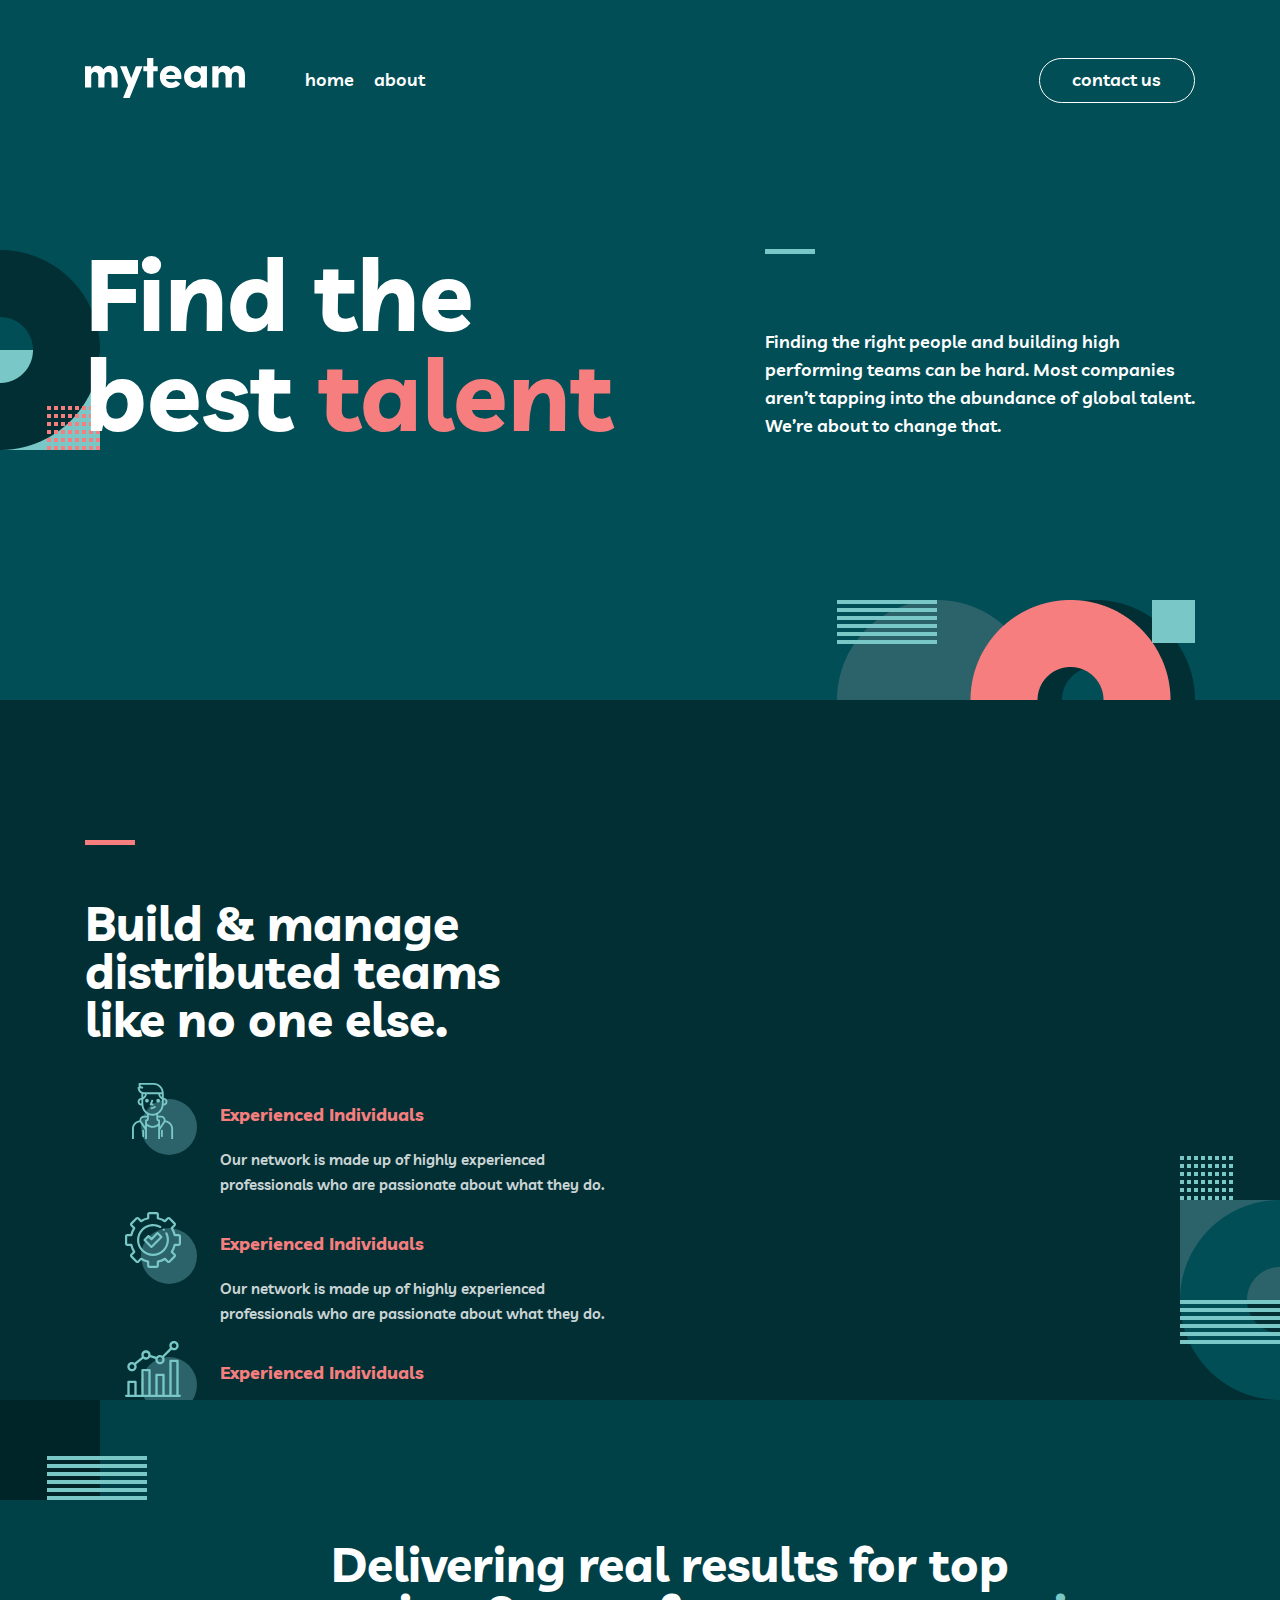
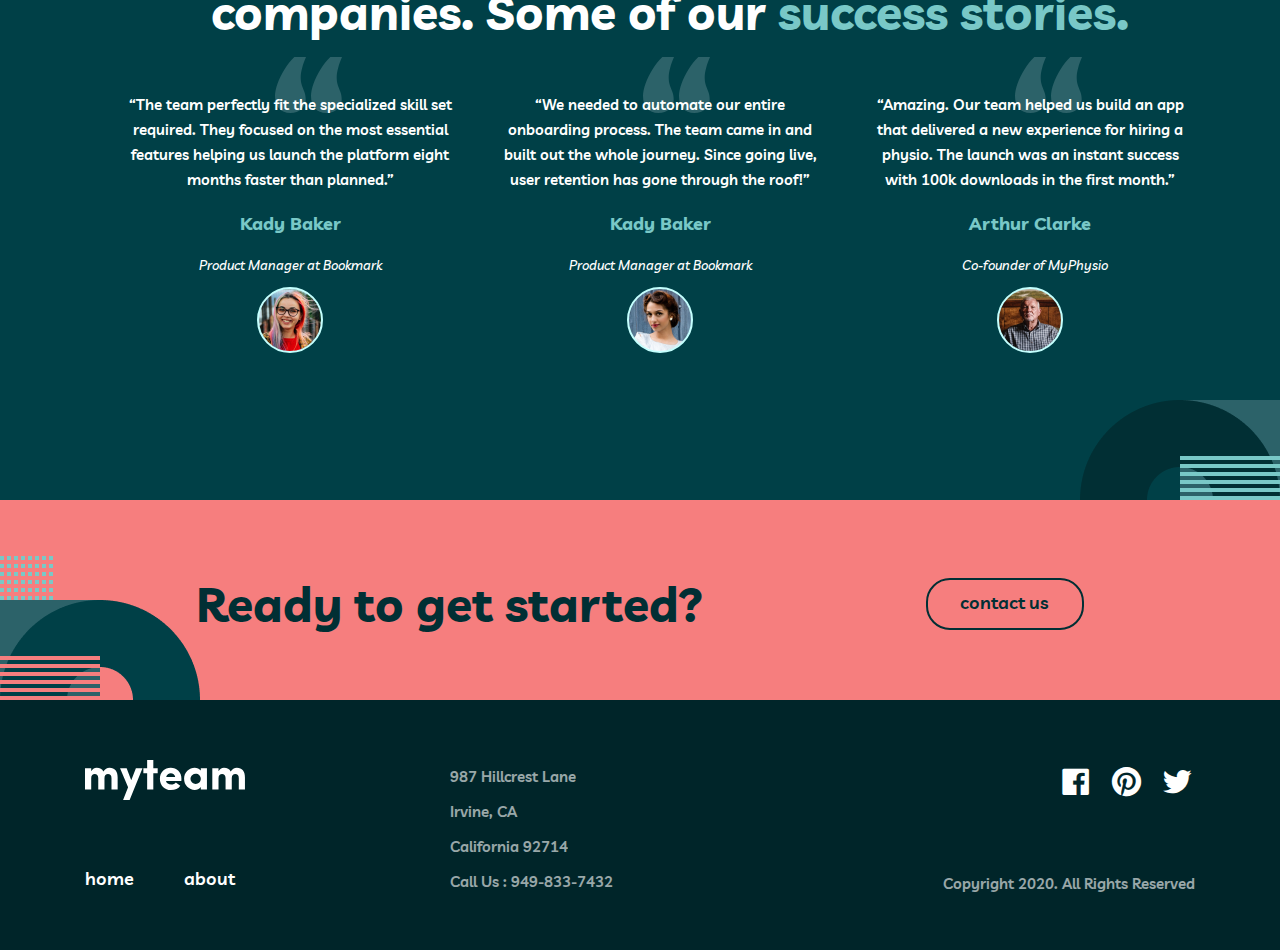
<file: index.html>
<!DOCTYPE html>
<html lang="en">
<head>
  <meta charset="UTF-8">
  <meta http-equiv="X-UA-Compatible" content="IE=edge">
  <meta name="viewport" content="width=device-width, initial-scale=1.0">
  <title>Document</title>
  <link rel="preconnect" href="https://fonts.googleapis.com">
  <link rel="preconnect" href="https://fonts.gstatic.com" crossorigin>
  <link href="https://fonts.googleapis.com/css2?family=Livvic:ital,wght@0,100;0,200;0,300;0,400;0,500;0,600;0,700;0,900;1,500&display=swap" rel="stylesheet">
  <link rel="stylesheet" href="https://col-css.netlify.app/css/column.css">
  <link rel="stylesheet" href="https://necolas.github.io/normalize.css/8.0.1/normalize.css">
  <link href='https://unpkg.com/boxicons@2.0.9/css/boxicons.min.css' rel='stylesheet'>
  <link rel="stylesheet" href="css/main.css">
</head>
<body>
  <section id="header">
    <div class="container hero__bg"> 
      <header>
        <div class="header__block">
          <div>
            <a href="index.html"><img src="./img/myteam 2.svg" alt="site-logo"></a>
          </div>
          <nav class="main-nav" aria-label="Main">
            <ul class="main-nav__list">
              <li class="main-nav__item">
                <a href="index.html" class="main-nav__link">home</a>
              </li>
              <li class="main-nav__item">
                <a href="about.html" class="main-nav__link">about</a>
              </li>
            </ul>
          </nav>
        </div>
        
        <div class="header__button">
          <a class="button__body" href="#">contact us</a>
        </div>
      </header>
      <div class="hero">
        <h2 class="hero__title">Find the best <span class="hero__title__span">talent</span></h2>
        <p class="hero__text">Finding the right people and building high performing teams can be hard. Most companies aren’t tapping into the abundance of global talent. We’re about to change that.</p>
      </div>
    </div>
  </section>

  <section id="build">
    <div class="container">
      <div class="row between">
        <div class="build__body">
          <h2 class="build__title">Build & manage distributed teams like no one else.</h2>
        </div>
        <ul class="build__item">
          <li class="build__list">
            <div>
              <h3 class="build__list__title">Experienced Individuals</h3>
              <p class="build__list_text">Our network is made up of highly experienced professionals who are passionate about what they do.</p>
            </div>
            
        </li>
          <li class="build__list__two">
            <div>
              <h3 class="build__list__title">Experienced Individuals</h3>
              <p class="build__list_text">Our network is made up of highly experienced professionals who are passionate about what they do.</p>
            </div>
          </li>
          <li class="build__list__tree">
            <div>
              <h3 class="build__list__title">Experienced Individuals</h3>
              <p class="build__list_text">Our network is made up of highly experienced professionals who are passionate about what they do.</p>
            </div>
          </li>
        </ul>
        </div>
      </div>
  </section>


  <section id="stories">
    <div class="container stories__bg">
        <div class="stories__body">
          <h2 class="stories__title">Delivering real results for top companies. Some of our <span class="stories__title__span">success stories.</span> </h2>
        </div>
        <div>
          <ul class="stories__item">
            <li class="stories__list">
              “The team perfectly fit the specialized skill set required.
               They focused on the most essential features helping us launch
                the platform eight months faster than planned.”
              <h3 class="stories__list__title">Kady Baker</h3>
              <p class="stories__list__text">Product Manager at Bookmark</p>
              <img src="img/Oval@2x.svg" alt="img">
            </li>
            <li class="stories__list__two">
              “We needed to automate our entire onboarding process.
               The team came in and built out the whole journey.
                Since going live, user retention has gone through the roof!”
             <h3 class="stories__list__title__two">Kady Baker</h3>
             <p class="stories__list__text__two">Product Manager at Bookmark</p>
             <img src="img/Oval Copy 5.svg" alt="img">
            </li>
            <li class="stories__list__tree">
              “Amazing. Our team helped us build an app that
               delivered a new experience for hiring a physio.
                The launch was an instant success with 100k downloads in the first month.”
             <h3 class="stories__list__title__tree">Arthur Clarke</h3>
             <p class="stories__list__text__tree">Co-founder of MyPhysio</p>
             <img src="img/Oval Copy 6.svg" alt="img">
            </li>
          </ul>
      </div>


    </div>
  </section>

  <section id="started">
    <div class="container">
      <div class="started__body">
        <h2 class="started__title">Ready to get started?</h2>
        <a class="started__btn" href="#">contact us</a>
      </div>

    </div>
  </section>

  <section id="footer">
    <footer>
      <div class="container">
        <div class="footer__body">
          <div class="footer__links">
            <div class="footer__block">
              <a class="footer__link" href="#"><img class="footer__img" src="img/myteam 2.svg" alt="site-logo"></a>
              <ul class="footer__item">
                <li class="footer__list">
                  <a class="footer__text" href="#">home</a>
                </li>
                <li class="footer__list">
                  <a class="footer__text" href="#">about</a>
                </li>
              </ul>
            </div>
            <div class="about">
              <ul class="about__item">
                <li class="about__list"><a class="about__text" href="#">987  Hillcrest Lane</a></li>
                <li class="about__list"><a class="about__text" href="#">Irvine, CA</a></li>
                <li class="about__list"><a class="about__text" href="#">California 92714</a></li>
                <li class="about__list"><a class="about__text" href="#">Call Us : 949-833-7432</a></li>
              </ul>
            </div>
          </div>
          
          <div class="social">
            <ul class="social__item">
              <li class="social__list"><a class="social__link" href="#"><i class='bx bxl-facebook-square'></i></a></li>
              <li class="social__list"><a class="social__link" href="#"><i class='bx bxl-pinterest'></i></a></li>
              <li class="social__list"><a class="social__link" href="#"><i class='bx bxl-twitter' ></i></a></li>
            </ul>
            <p class="social__text">Copyright 2020. All Rights Reserved</p>
          </div>
          
        </div>

      </div>
    </footer>
  </section>






</body>
</html>
</file>
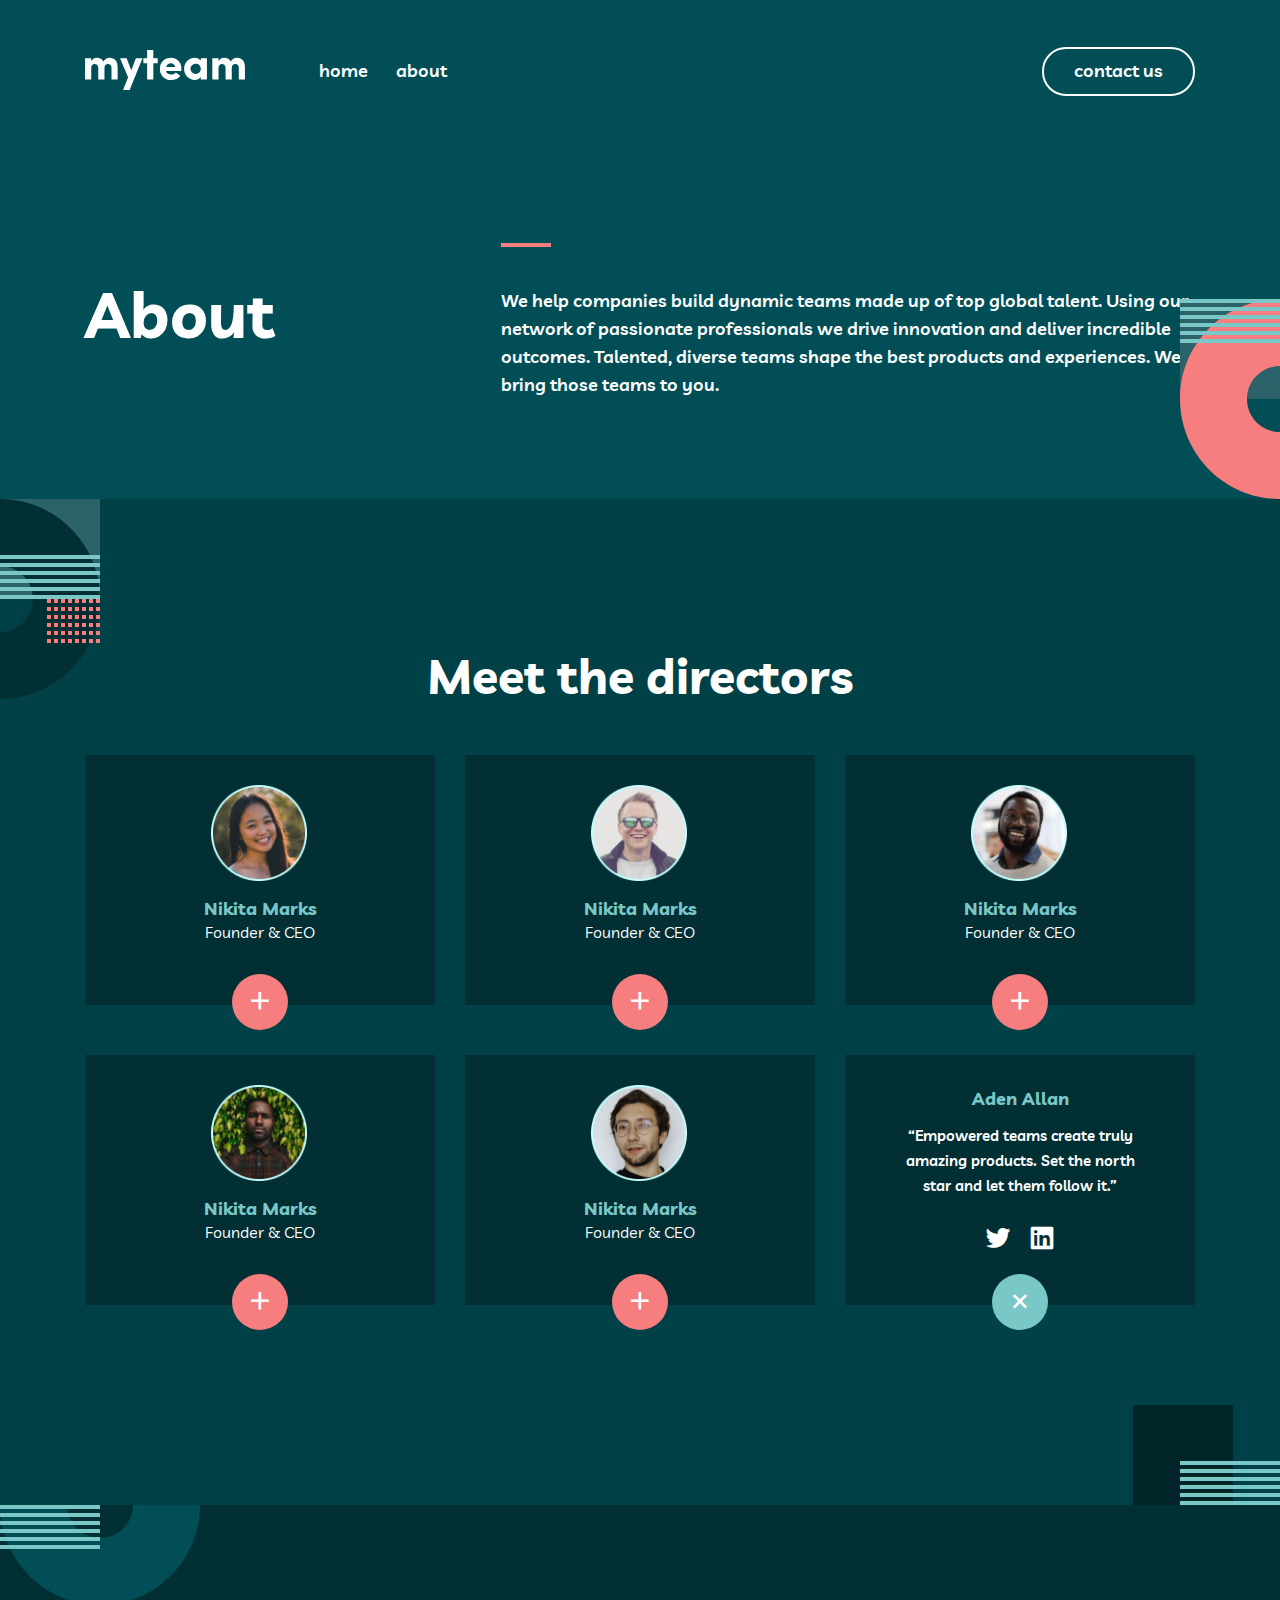
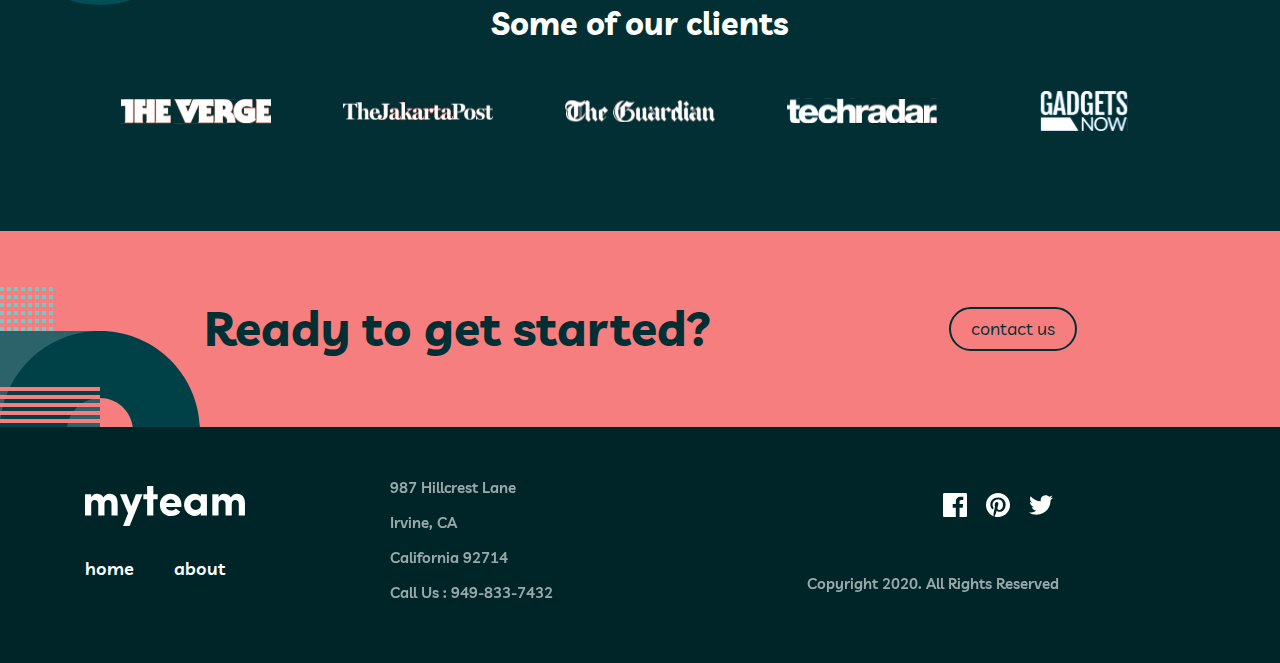
<file: about.html>
<!DOCTYPE html>
<html lang="en">
<head>
   <meta charset="UTF-8">
   <meta http-equiv="X-UA-Compatible" content="IE=edge">
   <meta name="viewport" content="width=device-width, initial-scale=1.0">
   <title>about-myteam</title>
   <link rel="preconnect" href="https://fonts.googleapis.com">
   <link rel="preconnect" href="https://fonts.gstatic.com" crossorigin>
   <link href="https://fonts.googleapis.com/css2?family=Livvic:ital,wght@0,100;0,200;0,300;0,400;0,500;0,600;0,700;0,900;1,500&display=swap" rel="stylesheet">
   <link rel="stylesheet" href="https://col-css.netlify.app/css/column.css">
   <link rel="stylesheet" href="https://necolas.github.io/normalize.css/8.0.1/normalize.css">
   <link href='https://unpkg.com/boxicons@2.0.9/css/boxicons.min.css' rel='stylesheet'>
   <link rel="stylesheet" href="css/column.css">
   <link rel="stylesheet" href="css/normalize.css">
   <link rel="stylesheet" href="css/global.css">
   <link rel="stylesheet" href="css/about.css">
</head>
<body>

   <header id="header">
      <div class="container row between align-center">
         <div class="header__inner row between align-center">
            <a class="header__inner-logo" href="index.html"><img src="./img/about/logo.svg" alt="logo"></a>
               <nav class="navigation align-center">
                  <ul class="header__list row between">
                     <li class="header__item">
                        <a class="header__link" href="index.html">home</a>
                     </li>
                     <li class="header__item">
                        <a class="header__link" href="about.html">about</a>
                     </li>
                  </ul>
               </nav>
            </div>
            <a class="header__btn" href="#">contact us</a>
            <button class="header__burger"><i class='bx bx-menu'></i></button>
         </div>
      </div>
   </header>

   <main>

      <section id="about">
         <div class="about__bg bg"></div>
         <div class="container">
            <div class="about__inner row between align-center">
               <h2 class="about__inner-title">About</h2>
               <div class="about__inner-descs">
                  <div class="inner-descs__line"></div>
                  <p class="about__inner-desc">We help companies build dynamic teams made up of top global talent. Using our <br> network of passionate professionals we drive innovation and deliver incredible <br> outcomes. Talented, diverse teams shape the best products and experiences. We’ll <br> bring those teams to you.</p>
               </div>
            </div>
         </div>
      </section>

      <section id="meet">
         <div class="meet__bg1 bg"></div>
         <div class="meet__bg2 bg"></div>
         <div class="container">
            <div class="meet__inner">
               <h3 class="meet__title">Meet the directors</h3>
               <ul class="meet__list row between">
                  <li class="meet__item center relative-p">
                     <h4 class="meet__item-name meet__item-name--before1">Nikita Marks</h4>
                     <span class="meet__item-job">Founder & CEO</span>
                     <div class="meet__item-plus"><i class='bx bx-plus'></i></div>
                  </li>
                  <li class="meet__item center relative-p">
                     <h4 class="meet__item-name meet__item-name--before2">Nikita Marks</h4>
                     <span class="meet__item-job">Founder & CEO</span>
                     <div class="meet__item-plus"><i class='bx bx-plus'></i></div>
                  </li>
                  <li class="meet__item center relative-p">
                     <h4 class="meet__item-name meet__item-name--before3">Nikita Marks</h4>
                     <span class="meet__item-job">Founder & CEO</span>
                     <div class="meet__item-plus"><i class='bx bx-plus'></i></div>
                  </li>
                  <li class="meet__item center relative-p">
                     <h4 class="meet__item-name meet__item-name--before4">Nikita Marks</h4>
                     <span class="meet__item-job">Founder & CEO</span>
                     <div class="meet__item-plus"><i class='bx bx-plus'></i></div>
                  </li>
                  <li class="meet__item center relative-p">
                     <h4 class="meet__item-name meet__item-name--before5">Nikita Marks</h4>
                     <span class="meet__item-job">Founder & CEO</span>
                     <div class="meet__item-plus"><i class='bx bx-plus'></i></div>
                  </li>
                  <li class="meet__item meet__item-last center relative-p">
                     <h4 class="meet__item-name meet__name-last meet__item-name--before6">Aden Allan</h4>
                     <p class="meet__item-desc">“Empowered teams create truly <br> amazing products. Set the north <br> star and let them follow it.”</p>
                     <a class="meet__item-link" href="#" target="_blank"><i class='bx bxl-twitter'></i></a>
                     <a class="meet__item-link" href="#" target="_blank"><i class='bx bxl-linkedin-square'></i></a>
                     <div class="meet__item-plus plus-last"><i class='bx last-meet bx-plus'></i></div>
                  </li>
               </ul>
            </div>
         </div>
      </section>

      <section id="clients">
         <div class="clients__bg bg"></div>
         <div class="container">
            <div class="clients__inner">
               <h3 class="clients__title">Some of our clients</h3>
               <div class="clients__sponsor row around align-center">
                  <img class="sponsor__img" src="./img/about/client1.svg" alt="client">
                  <img class="sponsor__img" src="./img/about/client2.svg" alt="client">
                  <img class="sponsor__img" src="./img/about/client3.svg" alt="client">
                  <img class="sponsor__img" src="./img/about/client4.svg" alt="client">
                  <img class="sponsor__img" src="./img/about/client5.svg" alt="client">
               </div>
            </div>
         </div>
      </section>

   </main>

   <section id="subscribe">
      <div class="subscribe__bg bg"></div>
      <div class="container">
        <div class="subscribe__about row around align-center">
          <h3 class="subscribe__title">Ready to get started?</h3>
          <a class="subscribe__link" href="#">contact us</a> 
        </div>
      </div>
    </section>
  
   <footer>
      <!-- footer start -->
      <div class="container">
         <div class="footer-reference relative-p">
            <div class="footer__about">
               <div class="footer__about__logo">
                  <a class="footer__about__link" href="index.html"><img class="footer__about__img" src="./img/about/logo.svg" alt="logo"></a>
                  <ul class="footer__about__list">
                     <li class="footer__about__item"><a class="footer__list__link" href="index.html">home</a></li>
                     <li class="footer__about__item"><a class="footer__list__link" href="about.html">about</a></li>
                  </ul>
               </div>
               <div class="footer__texts">
               <ul class="footer__texts__list"> 
                  <li class="footer__texts__item"><a class="footer__texts__link" href="#">987  Hillcrest Lane</a></li>
                  <li class="footer__texts__item"><a class="footer__texts__link" href="#">Irvine, CA</a></li>
                  <li class="footer__texts__item"><a class="footer__texts__link" href="#">California 92714</a></li>
                  <li class="footer__texts__item"><a class="footer__texts__link" href="tel:9498337432">Call Us : 949-833-7432</a></li>
               </ul>
               </div>
            </div>
            <div class="footer-socialmedia">
               <ul class="footer__socialmedia__list">
                  <li class="footer__socialmedia__item">
                     <a class="footer__socialmedia__link" href="https://ru-ru.facebook.com/" target="_blank"><svg width="24" height="24" viewBox="0 0 24 24" xmlns="http://www.w3.org/2000/svg">
                     <path d="M22.675 0H1.325C0.593 0 0 0.593 0 1.325V22.676C0 23.407 0.593 24 1.325 24H12.82V14.706H9.692V11.084H12.82V8.413C12.82 5.313 14.713 3.625 17.479 3.625C18.804 3.625 19.942 3.724 20.274 3.768V7.008L18.356 7.009C16.852 7.009 16.561 7.724 16.561 8.772V11.085H20.148L19.681 14.707H16.561V24H22.677C23.407 24 24 23.407 24 22.675V1.325C24 0.593 23.407 0 22.675 0Z"/>
                     </svg>
                     </a>
                  </li>
                  <li class="footer__socialmedia__item">
                     <a class="footer__socialmedia__link" href="https://www.pinterest.com/" target="_blank"><svg width="24" height="24" viewBox="0 0 24 24" xmlns="http://www.w3.org/2000/svg">
                     <path id="Path" d="M12 0C5.373 0 0 5.372 0 12C0 17.084 3.163 21.426 7.627 23.174C7.522 22.225 7.427 20.769 7.669 19.733C7.887 18.796 9.076 13.768 9.076 13.768C9.076 13.768 8.717 13.049 8.717 11.986C8.717 10.318 9.684 9.072 10.888 9.072C11.911 9.072 12.406 9.841 12.406 10.762C12.406 11.791 11.751 13.33 11.412 14.757C11.129 15.951 12.011 16.926 13.189 16.926C15.322 16.926 16.961 14.677 16.961 11.431C16.961 8.558 14.897 6.549 11.949 6.549C8.535 6.549 6.531 9.11 6.531 11.756C6.531 12.787 6.928 13.894 7.424 14.494C7.522 14.613 7.536 14.718 7.507 14.839L7.174 16.199C7.121 16.419 7 16.466 6.772 16.36C5.273 15.662 4.336 13.471 4.336 11.711C4.336 7.926 7.086 4.449 12.265 4.449C16.428 4.449 19.663 7.416 19.663 11.38C19.663 15.516 17.056 18.844 13.436 18.844C12.22 18.844 11.077 18.213 10.686 17.466L9.938 20.319C9.667 21.362 8.936 22.669 8.446 23.465C9.57 23.812 10.763 24 12 24C18.627 24 24 18.627 24 12C24 5.372 18.627 0 12 0Z"/>
                     </svg>
                     </a>
                  </li>
                  <li class="footer__socialmedia__item">
                     <a class="footer__socialmedia__link" href="https://ru.wikipedia.org/wiki/%D0%A2%D0%B2%D0%B8%D1%82%D1%82%D0%B5%D1%80" target="_blank"><svg width="24" height="20" viewBox="0 0 24 20" xmlns="http://www.w3.org/2000/svg">
                     <path id="Path" d="M24 2.55699C23.117 2.94899 22.168 3.21299 21.172 3.33199C22.189 2.72299 22.97 1.75799 23.337 0.607986C22.386 1.17199 21.332 1.58199 20.21 1.80299C19.313 0.845986 18.032 0.247986 16.616 0.247986C13.437 0.247986 11.101 3.21399 11.819 6.29299C7.728 6.08799 4.1 4.12799 1.671 1.14899C0.381 3.36199 1.002 6.25699 3.194 7.72299C2.388 7.69699 1.628 7.47599 0.965 7.10699C0.911 9.38799 2.546 11.522 4.914 11.997C4.221 12.185 3.462 12.229 2.69 12.081C3.316 14.037 5.134 15.46 7.29 15.5C5.22 17.123 2.612 17.848 0 17.54C2.179 18.937 4.768 19.752 7.548 19.752C16.69 19.752 21.855 12.031 21.543 5.10599C22.505 4.41099 23.34 3.54399 24 2.55699Z"/>
                     </svg>
                     </a>
                  </li>
               </ul>
               <p class="footer__socialmedia__text">Copyright 2020. All Rights Reserved</p>
            </div>
         </div>
      </div>
   </footer>


   
</body>
</html>
</file>
<file: css/main.css>
html {
  box-sizing: border-box;
}

*,
*::before,
*::after {
  box-sizing: inherit;
}

body {
  margin: 0;
  padding: 0;
  display: flex;
  flex-direction: column;
  min-height: 100vh;
  background-color: #fff;
  font-family: 'Livvic', sans-serif;
}
  .container{
    width: 1110px;
    margin: 0 auto;
  }
  
  #header{
    background: #014E56;
    height: 700px;
    background-image: url("..//img/Group\ 8\ \(1\).png");
    background-repeat: no-repeat;
    background-position: left;
  }
  .hero__bg{
    background-image: url("..//img/Group\ 7.png");
    background-repeat: no-repeat;
    background-position: right bottom;
    height: inherit;
  }
  
  header{
    display: flex;
    justify-content: space-between;
    align-items: center;
    padding-top: 73px;
    padding: 50px 0;
    
  }
  .header__block{
    display: flex ;
    align-items: center;
  }
  

  .main-nav__list {
    display: flex;
  }
  .main-nav__item {
    list-style: none;
  }
  .main-nav__link {
    text-decoration: none;
    font-style: normal;
    font-weight: 600;
    font-size: 18px;
    line-height: 28px;
    color: #fff;
    margin-left: 20px;
    transition: all 0.4s ease;

  }
  .main-nav__link:hover{
    color: #F67E7E;
    transition: all 0.4s ease;
  }
  .button__body {
    font-family: Livvic;
    font-style: normal;
    font-weight: 600;
    font-size: 18px;
    line-height: 28px;
    color: #fff;
    text-decoration: none;
    border: 1px solid #FFFFFF;
    box-sizing: border-box;
    border-radius: 24px;
    padding: 9px 33px 11px 32px;
    transition: all 0.4s ease;

  }
  .button__body:hover{
    background: #fff;
    color: #014E56;
    transition: all 0.4s ease;
  }
  .hero{
    display: flex;
    align-items: center;
    justify-content: space-between;
    
    
  }
  .hero__title{
    width: 550px;
    font-style: normal;
    font-weight: bold;
    font-size: 100px;
    line-height: 100px;
    color: #FFFFFF;
  }
  .hero__title__span{
    font-style: normal;
    font-weight: bold;
    font-size: 100px;
    line-height: 100px;
    color: #F67E7E;
  }
  .hero__text{
    position: relative;
    width: 430px;
    font-style: normal;
    font-weight: 600;
    font-size: 18px;
    line-height: 28px;
    color: #FFFFFF;
    margin-top: 100px;
  }
  .hero__text::before{
    content: '';
    display: block;
    width: 50px;
    height: 5px;
    background: #79C8C7;
    position: absolute;
    top: -79px;
  }
  
  #build{
    background: #012F34;
    padding-top: 140px;
    background-image: url("..//img/Group\ 8\ \(2\).png  ");
    background-repeat: no-repeat;
    background-position: right bottom;
    height: 700px;
  }
  
  .build__body{
    position: relative;
  }
  .build__body::before{
    content: '';
    display: block;
    background: #F67E7E;
    width: 50px;
    height: 5px;
  }
  
  
  .build__title {
    font-style: normal;
    font-weight: bold;
    font-size: 48px;
    line-height: 48px;
    color: #FFFFFF;
    width: 415px;
    margin-top: 54px;
  }
  

  .build__list {
    list-style: none;
    display: flex;
  }
  .build__list::before{
    content: '';
    display: block;
    background-image: url("..//img/Group\ 11\ \(1\).svg");
    background-repeat: no-repeat;
    width: 72px;
    height: 72px;
    margin-right: 23px;
  }
  
  .build__list__two {
    list-style: none;
    display: flex;
  }
  .build__list__two::before{
    content: '';
    display: block;
    background-image: url("..//img/Group\ 12\ \(1\).svg");
    background-repeat: no-repeat;
    width: 72px;
    height: 72px;
    margin-right: 23px;
  }
  
  .build__list__tree {
    list-style: none;
    display: flex;
  }
  .build__list__tree::before{
    content: '';
    display: block;
    background-image: url("..//img/Group\ 13.svg");
    background-repeat: no-repeat;
    width: 72px;
    height: 72px;
    margin-right: 23px;
  }
  .build__list__title {
    font-style: normal;
    font-weight: bold;
    font-size: 18px;
    line-height: 28px;    
    color: #F67E7E;
  }
  .build__list_text {
    font-style: normal;
    font-weight: 600;
    font-size: 15px;
    line-height: 25px;
    color: #FFFFFF;
    opacity: 0.8;
    width: 420px;
  }
  
  
  #stories{
    background: #004047;
    background-image: url("..//img/Group\ 8\ Copy.png");
    background-repeat: no-repeat;
    background-position: left top;
    height: 700px;
    position: relative;
  }
  #stories::before{
    content: '';
    display: block;
    background-image: url(../img/stories-bg.png);
    background-repeat: no-repeat;
    position: absolute;
    width: 200px;
    height: 200px;
    bottom: -100px;
    right: 0;
  }
  

  .stories__title {
    font-style: normal;
    font-weight: bold;
    font-size: 48px;
    line-height: 48px;
    text-align: center;
    color: #FFFFFF;
    width: 920px;
    margin-top: 140px;
    margin-left: 125px;
    margin-bottom: 56px;
  }
  .stories__title__span {
    font-style: normal;
    font-weight: bold;
    font-size: 48px;
    line-height: 48px;
    text-align: center;
    color: #79C8C7;
  }
  .stories__item {
    display: flex;
    justify-content: space-between;
  }
  .stories__list {
    font-style: normal;
    font-weight: 600;
    font-size: 15px;
    line-height: 25px;
    text-align: center;
    color: #FFFFFF;
    width: 330px;
    list-style: none;
    position: relative;
    z-index: 1;
  }
  
  .stories__list::before{
    content: '';
    display: block;
    background-image: url(..//img/“.svg);
    background-repeat: no-repeat;
    width: 70px;
    height: 56px;
    margin-left: 150px;
    position: absolute;
    z-index: -1;
    top: -35px;
  }
  
  .stories__list__title{
    font-style: normal;
    font-weight: bold;
    font-size: 18px;
    line-height: 28px;
    text-align: center;
    color: #79C8C7;
  }
  
  .stories__list__text{
    font-style: italic;
    font-weight: 500;
    font-size: 13px;
    line-height: 18px;
    text-align: center;
    color: #FFFFFF;
    
  }
  
  
  
  .stories__list__two {
    font-style: normal;
    font-weight: 600;
    font-size: 15px;
    line-height: 25px;
    text-align: center;
    color: #FFFFFF;
    width: 335px;
    list-style: none;
    position: relative;
    z-index: 1;
  }
  
  .stories__list__two::before{
    content: '';
    display: block;
    background-image: url(..//img/“.svg);
    background-repeat: no-repeat;
    width: 70px;
    height: 56px;
    margin-left: 150px;
    position: absolute;
    z-index: -1;
    top: -35px;
  }
  
  .stories__list__title__two {
    font-style: normal;
    font-weight: bold;
    font-size: 18px;
    line-height: 28px;
    text-align: center;
    color: #79C8C7;
  }
  
  .stories__list__text__two{
    font-style: italic;
    font-weight: 500;
    font-size: 13px;
    line-height: 18px;
    text-align: center;
    color: #FFFFFF;
  }
  
  .stories__list__tree {
    font-style: normal;
    font-weight: 600;
    font-size: 15px;
    line-height: 25px;
    text-align: center;
    color: #FFFFFF;
    width: 330px;
    list-style: none;
    position: relative;
    z-index: 1;
  }
  
  .stories__list__tree::before{
    content: '';
    display: block;
    background-image: url(..//img/“.svg);
    background-repeat: no-repeat;
    width: 70px;
    height: 56px;
    margin-left: 150px;
    position: absolute;
    z-index: -1;
    top: -35px;
  }
  
  .stories__list__title__tree {
    
    font-style: normal;
    font-weight: bold;
    font-size: 18px;
    line-height: 28px;
    text-align: center;
    color: #79C8C7;
  }
  
  .stories__list__text__tree {
    font-style: italic;
    font-weight: 500;
    font-size: 13px;
    line-height: 18px;
    text-align: center;
    color: #FFFFFF;
    width: 340px;
  }
  
  
  #started{
    background: #F67E7E;
    background-image: url("..//img/Group\ 8\ \(4\).png");
    background-repeat: no-repeat;
    background-position: left bottom;
    height: 200px;
  }
  
  .started__body {
    display: flex;
    justify-content: space-around;
    align-items: center;
    padding-top: 40px;
  }
  .started__title {
    font-style: normal;
    font-weight: bold;
    font-size: 48px;
    line-height: 48px;
    color: #012F34;
  }
  .started__btn {
    font-style: normal;
    font-weight: 600;
    font-size: 18px;
    line-height: 28px;
    color: #012F34;
    border: 2px solid #012F34;
    box-sizing: border-box;
    border-radius: 24px;
    padding: 9px 33px 11px 32px;
    text-decoration: none;
    transition: all 0.4s ease;

  }
  .started__btn:hover{
    background: #002529;
    color: #fff;
    transition: all 0.4s ease;

  }
  
  
  footer{
    background: #002529;
    height: 250px;
    padding-top: 48px;
  }
  .footer__body{
    display: flex;
    justify-content: space-between;
  }
  .footer__links{
    display: flex;
  }
  .footer__block{
    margin-right: 125px;
    padding-top: 12px;
  }
  .footer__img{
    margin-bottom: 45px;
  }
  
  .footer__item{
    display: flex;
    padding: 0;
  }
  .footer__list{
    list-style: none;
    margin-right: 50px;
  }
  .footer__text{
    font-style: normal;
    font-weight: 600;
    font-size: 18px;
    line-height: 28px;
    color: #FFFFFF;
    text-decoration: none;
    transition: all 0.4s ease;

  }
  .footer__text:hover{
    color: #F67E7E;
    transition: all 0.4s ease;
  }
  
  .about__list {
    list-style: none;
    margin-bottom: 10px;
    
  }
  .about__text {
    text-decoration: none;
    font-style: normal;
    font-weight: 600;
    font-size: 15px;
    line-height: 25px;
    color: #FFFFFF;    
    opacity: 0.6;
  }
  
  .social__item{
    display: flex;
    margin-bottom: 70px;
    margin-left: 90px;
  }
  .social__list{
    list-style: none;
    margin-left: 16px;
  }
  .social__text{
    font-style: normal;
    font-weight: 600;
    font-size: 15px;
    line-height: 25px;
    text-align: right;
    color: #FFFFFF;
    opacity: 0.6;
  }
    .bxl-facebook-square
  {
    color: #fff;
    font-size: 35px;
    transition: all 0.4s ease;

  }
  .bxl-facebook-square:hover{
    color: #F67E7E;
    transition: all 0.4s ease;

  }
  .bxl-pinterest{
    color: #fff;
    font-size: 35px;
    transition: all 0.4s ease;

  }
  .bxl-pinterest:hover{
    color: #F67E7E;
    transition: all 0.4s ease;

  }
  .bxl-twitter{
    color: #fff;
    font-size: 35px;
    transition: all 0.4s ease;

  }
  .bxl-twitter:hover{
    color: #F67E7E;
    transition: all 0.4s ease;
  }
</file>
<file: css/column.css>
.col-1 {
  max-width:8.333333%; 
  flex-basis: 8.333333%;
}

.col-2 {
  max-width:16.6666666%;
  flex-basis: 16.6666666%;
}

.col-3 {
  max-width:25%;
  flex-basis: 25%;
}

.col-4 {
  max-width:33.333333%;
  flex-basis: 33.333333%;
}

.col-5 {
  max-width: 41.6666666%;
  flex-basis: 41.6666666%;
}

.col-6 {
  max-width: 50%;
  flex-basis: 50%;
}

.col-7 {
  max-width: 58.333333%;
  flex-basis: 58.333333%;
}

.col-8 {
  max-width: 66.6666666%;
  flex-basis: 66.6666666%;
}

.col-9 {
  max-width: 75%;
  flex-basis: 75%;
}

.col-10 {
  max-width: 83.333333%;
  flex-basis: 83.333333%;
}

.col-11 {
  max-width: 91.6666666%;
  flex-basis: 91.6666666%;
}
.col-12 {
  max-width: 100%;
  flex-basis: 100%;
}
</file>
<file: css/global.css>
html {
   box-sizing: border-box;
}
 
body {
   display: flex;
   flex-direction: column;
   min-height: 100vh;
}
 
*,
*::before,
*::after {
   box-sizing: inherit;
   margin: 0;
   padding: 0;
}
 
a {
   display: inline-block;
   text-decoration: none;
}
 
span {
   display: inline-block;
}
 
button {
   border: none;
   cursor: pointer;
   background-color: transparent;
}
 
img {
   max-width: 100%;
   height: auto;
}
 
ul, ol {
   list-style: none;
}

.bx {
   position: relative;
}
 
.fulled-container {
   width: 100%;
   padding: 0 20px;
}
 
.container {
   max-width: 1150px;
   width: 100%;
   padding: 0 20px;
   margin: 0 auto;
}

.center-absolute {
   position: absolute;
   top: 50%;
   left: 50%;
   transform: translate(-50%,-50%);
}
 
.relative-p {
   position: relative;
}

.bg {
   position: absolute;
   background-repeat: no-repeat;
}

*::before,
*::after {
   display: inline-block;
   background-repeat: no-repeat;
}


    /* -------- FLEX -------- */


.row {
   display: flex;
   flex-flow: row wrap;
}
.center {
   text-align: center;
   justify-content: center;
}
.between {
   justify-content: space-between;
}
.around {
   justify-content: space-around;
}
.evenly {
   justify-content: space-evenly;
}
.align-center {
   align-items: center;
}
</file>
<file: css/about.css>
body {
   font-family: 'Livvic', sans-serif;
   color: #fff;
}

#header {
   background-color: #014E56;
}

.header__inner {
   padding: 50px 0;
}

.header__inner-logo {
   margin-right: 60px;
}

.header__item {
   padding: 0 14px;
}

.header__link {
   font-weight: 600;
   font-size: 18px;
   color: #FFF;
   transition: color 0.3s ease;
}

.header__link:hover {
   color: #F67E7E;
}

.header__btn {
   font-weight: 600;
   font-size: 18px;
   padding: 12px 30px;
   border: 2px solid #FFF;
   border-radius: 24px;
   color: #FFF;
   transition: background 0.3s ease, color 0.3s ease;
}

.header__btn:hover {
   border: 2px solid #FFF;
   color: #000;
   background: #fff;
}


/* --------About-section-------- */


#about {
   position: relative;
   background-color: #014E56;
}

.about__bg {
   right: 0;
   bottom: 0;
   width: 100px;
   height: 200px;
   background-image: url("../img/about/about-logo.svg");

}

.about__inner {
   padding: 100px 0;
}

.about__inner-title {
   font-size: 64px;
   line-height: 100px;
   margin-bottom: 15px;
}

.header__burger {
   display: none;
   font-size: 35px;
   color: #fff;
}

.inner-descs__line {
   width: 50px;
   height: 4px;
   margin-bottom: 40px;
   background: #F67E7E;
}

.about__inner-desc {
   font-weight: 600;
   font-size: 18px;
   line-height: 28px;
}

@media screen and (max-width: 992px) {
   .container {
      max-width: 960px;
   }
   .about__inner {
      justify-content: center;
   }
   .inner-descs__line {
      display: none;
   }
   .about__inner-desc {
      text-align: center;
   }
   .about__bg {
      width: 50px;
      height: 100px;
      background-size: 50px 100px;
   }
}

@media screen and (max-width: 768px) {
   .container {
      max-width: 720px;
   }
   .about__inner {
      justify-content: center;
   }
   .inner-descs__line {
      display: none;
   }
   .about__bg {
      width: 50px;
      height: 100px;
      background-size: 50px 100px;
   }
   .about__inner-desc {
      text-align: center;
   }
   .header__list {
      display: none;
   }
   .header__btn {
      display: none;
   }
   .header__burger {
      display: block;
   }
}


/* --------Meet-section-------- */


#meet {
   position: relative;
   background: #004047;
}

.meet__bg1 {
   width: 100px;
   height: 200px;
   background-image: url("../img/about/meet-bg.svg");
}

.meet__bg2 {
   bottom: 0;
   right: 0;
   width: 147px;
   height: 100px;
   background-image: url("../img/about/meet-bg2.svg");
}

.meet__inner {
   padding: 150px 0;
}

.meet__title {
   font-size: 48px;
   text-align: center;
   margin-bottom: 50px;
}

.meet__item {
   width: 350px;
   height: 250px;
   margin-bottom: 50px;
   background-color: #012F34;
}

.meet__item-name {
   font-size: 18px;
   line-height: 28px;
   padding-top: 140px;
   color: #79C8C7;
}

.meet__item-name--before1::before {
   position: absolute;
   top: 30px;
   left: 36%;
   width: 96px;
   height: 96px;
   content: "";
   background-size: 96px 96px;
   background-image: url("../img/about/meet1.png");
}

.meet__item-name--before2::before {
   position: absolute;
   top: 30px;
   left: 36%;
   width: 96px;
   height: 96px;
   content: "";
   background-size: 96px 96px;
   background-image: url("../img/about/meet2.png");
}

.meet__item-name--before3::before {
   position: absolute;
   top: 30px;
   left: 36%;
   width: 96px;
   height: 96px;
   content: "";
   background-size: 96px 96px;
   background-image: url("../img/about/meet3.png");
}

.meet__item-name--before4::before {
   position: absolute;
   top: 30px;
   left: 36%;
   width: 96px;
   height: 96px;
   content: "";
   background-size: 96px 96px;
   background-image: url("../img/about/meet4.png");
}

.meet__item-name--before5::before {
   position: absolute;
   top: 30px;
   left: 36%;
   width: 96px;
   height: 96px;
   content: "";
   background-size: 96px 96px;
   background-image: url("../img/about/meet5.png");
}

.meet__item-plus {
   position: absolute;
   bottom: -25px;
   left: 42%;
   width: 56px;
   height: 56px;
   font-size: 30px;
   padding: 12px;
   border-radius: 50%;
   background: #F67E7E;
}

.meet__name-last {
   padding-top: 30px;
   margin-bottom: 10px;
}

.meet__item-desc {
   font-weight: 600;
   font-size: 15px;
   line-height: 25px;
   margin-bottom: 25px;
}

.meet__item-link {
   font-size: 30px;
   margin: 0 5px;
   color: #fff;
}

.plus-last {
   background: #79C8C7;
}

.last-meet {
   transform: rotateZ(45deg);
}

@media screen and (max-width: 992px) {
   .container {
      max-width: 960px;
   }
   .meet__list {
      justify-content: space-evenly;
   }
}

@media screen and (max-width: 768px) {
   .container {
      max-width: 720px;
   }
   .meet__list {
      justify-content: space-evenly;
   }
   .meet__bg1 {
      top: -25px;
      width: 50px;
      height: 150px;
      background-size: 50px 150px;
   }
   .meet__bg2 {
      width: 100px;
      height: 60px;
      background-size: 100px 60px;
   }
}


/* -------Clients-section------- */


#clients {
   position: relative;
   background-color: #012F34;
}

.clients__bg {
   top: 0;
   left: 0;
   width: 200px;
   height: 100px;
   background-image: url("../img/about/clients-bg.svg");
}

.clients__inner {
   padding: 100px 0;
}

.clients__title {
   font-size: 32px;
   text-align: center;
   margin-bottom: 50px;
}

.sponsor__img {
   width: 150px;
   height: 40px;
}

@media screen and (max-width: 992px) {
   .container {
      max-width: 960px;
   }
}

@media screen and (max-width: 768px) {
   .container {
      max-width: 720px;
   }
   .sponsor__img {
      width: 200px;
      margin: 0 100px;
      margin-bottom: 50px;
   }
   #clients {
      overflow: hidden;
   }
   .clients__bg {
      top: -10px;
      left: -100px;
   }
}


/* -------Subscribe-section----- */


#subscribe {
   position: relative;
   padding: 70px 0;
   background: #F67E7E;
 }
 
 .subscribe__bg {
   bottom: 0;
   left: 0;
   width: 200px;
   height: 140px;
   background-image: url("../img/about/subs-bg.svg");
 }
 
 .subscribe__title {
   font-size: 48px;
   color: #012F34;
 }
 
 .subscribe__link {
   font-size: 18px;
   padding: 10px 20px;
   border: 2px solid #012F34;
   border-radius: 24px;
   color: #012F34;
   transition: all 0.3s ease, border 0.2s ease;
 }
 
 .subscribe__link:hover {
   border-color: transparent;
   background-color: #fff;
 }
 
 .subscribe__link:active {
   color: #D8D8D8;
   border-color: #D8D8D8;
   background-color: transparent;
 }

 @media screen and (max-width: 992px) {
   #subscribe {
      overflow: hidden;
   }
   .container {
      max-width: 960px;
   }
   .subscribe__bg {
      width: 150px;
      height: 100px;
      background-size: 150px 100px;
      bottom: -10px;
      left: -6px;
   }
}

@media screen and (max-width: 768px) {
   #subscribe {
      overflow: hidden;
   }
   .container {
      max-width: 720px;
   }
   .subscribe__bg {
      bottom: -10px;
      left: -6px;
   }
   .subscribe__title {
      text-align: center;
      font-size: 35px;
      margin-bottom: 15px;
   }
}


 /* -------Footer-section------- */


 footer {
   background-color: #002529;
   padding: 48px 0;
 }
 .footer-reference {
   display: flex;
   align-items: center;
   justify-content: space-between;
 }
 .footer__about {
   display: flex;
   align-items: center;
 }
 .footer__about__logo {
   margin-bottom: 20px;
 }
 .footer__about__list {
   margin-top: 25px;
   display: flex;
 }
 .footer__about__item {
   margin-right: 40px;
 }
 .footer__list__link {
   font-style: normal;
   font-weight: 600; 
   font-size: 18px;  
   line-height: 28px;
   color: #fff;
 }
 
 .footer__texts {
   margin-left: 125px;
 }
 .footer__texts__item {
   margin-bottom: 10px;
 }
 .footer__texts__link {
   font-style: normal;
   font-weight: 600;
   font-size: 15px;
   line-height: 25px;
   color: #fff;
   opacity: 0.6;
   transition: opacity 0.2s ease;
 }
 
 .footer__texts__link:hover {
   opacity: 1;
 }
 
 .footer__socialmedia__list {
   display: flex;
   padding-bottom: 51px;
   align-items: center;
 }
 .footer__socialmedia__item {
   margin-right: 19px;
 }
 .footer__socialmedia__link {
   fill: #fff;
   transition: fill 0.2s ease;
 }
 .footer__socialmedia__link:hover {
   fill: #F67E7E;
 }
 .footer__socialmedia__text {
   font-style: normal;
   font-weight: 600;
   position: relative;
   right: 136px;
   top: 0;
   font-size: 15px;
   line-height: 25px;
   text-align: right;
   color: #FFFFFF;
   opacity: 0.6;
 }

 @media screen and (max-width: 992px) {
    .container {
       max-width: 960px;
    }
    .footer__socialmedia__list {
       position: absolute;
       bottom: -25%;
       left: 0;
       padding-bottom: 0;
    }

    .footer__socialmedia__text {
       position: absolute;
       top: 105%;
       right: 32.5%;
    }
 }

 @media screen and (max-width: 768px) {
   .container {
      max-width: 720px;
   }
}
</file>
